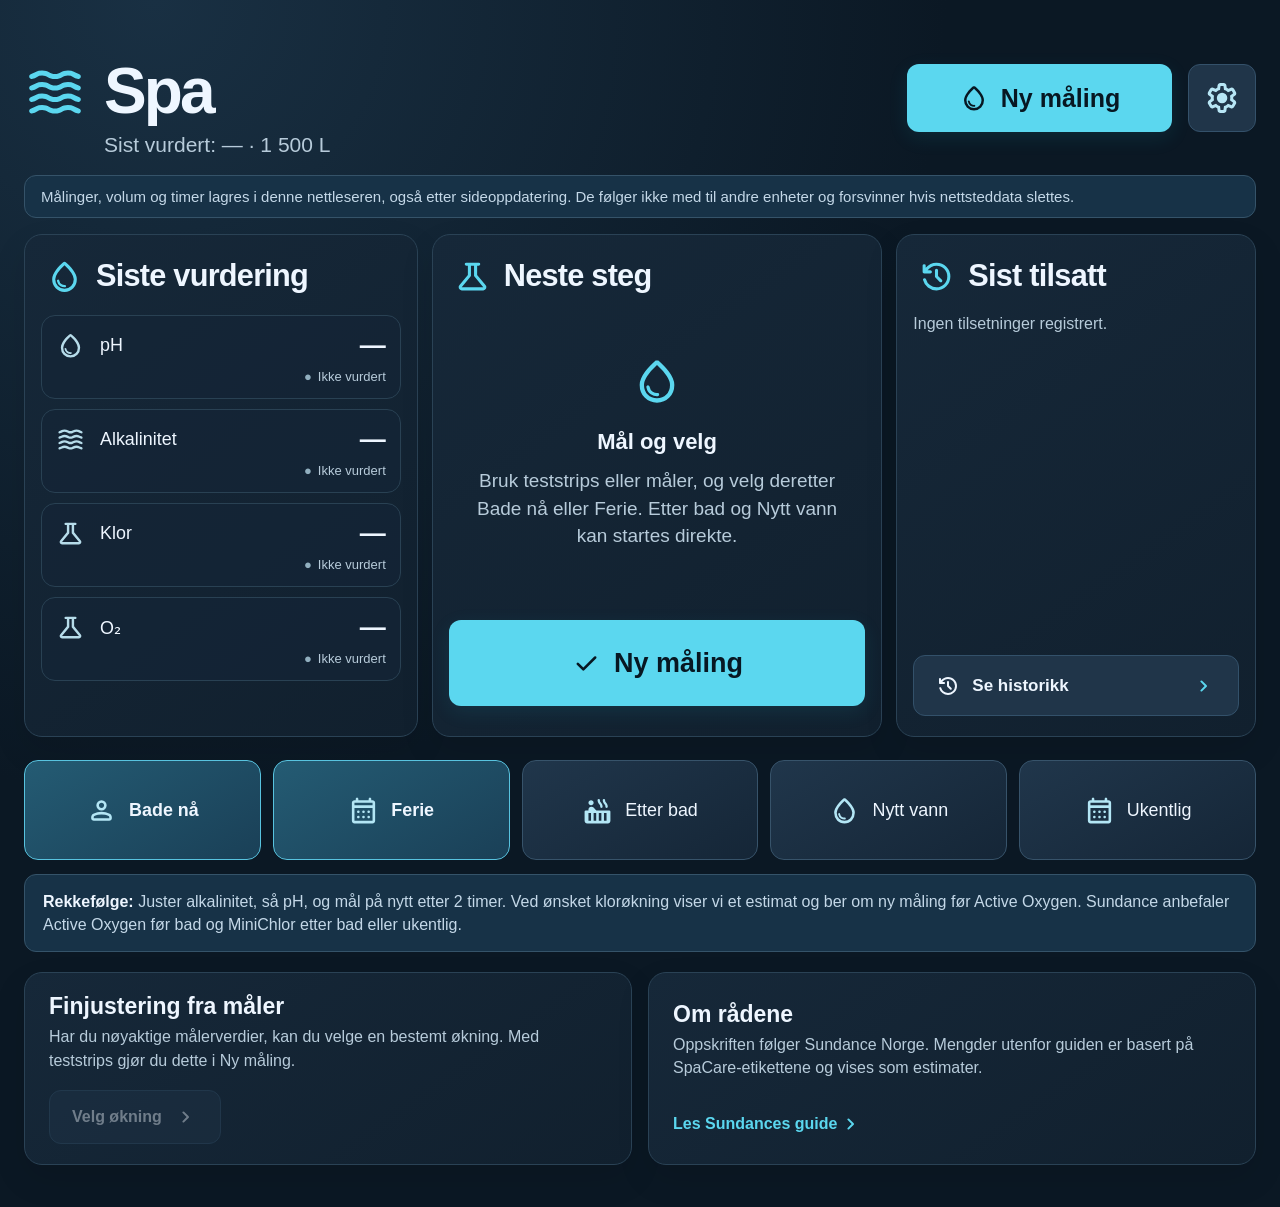
<file: docs/index.html>
<!doctype html>
<html lang="nb">
<head>
  <meta charset="utf-8">
  <meta name="viewport" content="width=device-width, initial-scale=1">
  <meta name="theme-color" content="#0e1b27">
  <title>Spa-hjelp</title>
  <link rel="icon" type="image/svg+xml" href="static/icons/hot_tub.svg">
  <link rel="stylesheet" href="static/style.css">
  <script src="static/pages-config.js" defer></script>
  <script src="static/pages-api.js" defer></script>
  <script src="static/app.js" defer></script>
</head>
<body>
  <main class="spa-app">
    <header class="app-header">
      <div class="app-title-wrap">
        <div class="app-title-line"><span class="icon icon-waves title-icon" aria-hidden="true"></span><h1>Spa</h1></div>
        <p id="last-measured" class="app-subtitle">Sist målt: —</p>
      </div>
      <div class="header-actions">
        <button id="new-measurement" class="button button-primary button-header" type="button">
          <span class="icon icon-water" aria-hidden="true"></span>Ny måling
        </button>
        <button id="settings-open" class="button button-icon" type="button" aria-label="Innstillinger" title="Innstillinger">
          <span class="icon icon-settings" aria-hidden="true"></span>
        </button>
      </div>
    </header>

    <p class="pages-note">Målinger, volum og timer lagres i denne nettleseren, også etter sideoppdatering. De følger ikke med til andre enheter og forsvinner hvis nettsteddata slettes.</p>
    <div class="top-grid">
      <section class="panel water-panel" aria-labelledby="water-heading">
        <h2 id="water-heading" class="panel-title"><span class="icon icon-water" aria-hidden="true"></span>Siste vurdering</h2>
        <div class="reading-list">
          <div class="reading-row"><span class="icon icon-water reading-icon" aria-hidden="true"></span><span>pH</span><strong id="ph-value">—</strong><span id="ph-meta" class="reading-meta">Ikke målt</span></div>
          <div class="reading-row"><span class="icon icon-waves reading-icon" aria-hidden="true"></span><span>Alkalinitet</span><strong id="alkalinity-value">—</strong><span id="alkalinity-meta" class="reading-meta">Ikke målt</span></div>
          <div class="reading-row"><span class="icon icon-science reading-icon" aria-hidden="true"></span><span>Klor</span><strong id="chlorine-value">—</strong><span id="chlorine-meta" class="reading-meta">Ikke målt</span></div>
          <div class="reading-row"><span class="icon icon-science reading-icon" aria-hidden="true"></span><span>O₂</span><strong id="oxygen-value">—</strong><span id="oxygen-meta" class="reading-meta">Ikke målt</span></div>
        </div>
      </section>

      <section class="panel next-panel" aria-labelledby="next-heading">
        <h2 id="next-heading" class="panel-title"><span class="icon icon-science" aria-hidden="true"></span>Neste steg</h2>
        <div id="next-content" class="next-content" aria-live="polite">
          <div class="empty-step"><p>Velg en rutine eller registrer en måling.</p></div>
        </div>
        <button id="confirm-step" class="button button-primary button-confirm" type="button" disabled>
          <span class="icon icon-check" aria-hidden="true"></span><span id="confirm-label">Jeg har tilsatt</span>
        </button>
      </section>

      <section class="panel history-panel" aria-labelledby="history-heading">
        <h2 id="history-heading" class="panel-title"><span class="icon icon-history" aria-hidden="true"></span>Sist tilsatt</h2>
        <div id="last-additions" class="history-list"><p class="muted">Ingen tilsetninger registrert.</p></div>
        <button id="history-open" class="button button-secondary history-button" type="button">
          <span class="icon icon-history" aria-hidden="true"></span>Se historikk<span class="icon icon-chevron" aria-hidden="true"></span>
        </button>
      </section>
    </div>

    <section id="cover-banner" class="cover-banner" aria-live="polite" hidden>
      <span class="icon icon-timer cover-icon" aria-hidden="true"></span>
      <div class="cover-copy"><strong id="cover-title">Hold lokket åpent</strong><p>Når timeren er ferdig kan lokket lukkes. Dette sier ikke om vannet er klart for bading.</p></div>
    </section>

    <nav class="mode-grid" aria-label="Vannpleierutiner">
      <button type="button" data-mode="before_bath" class="mode-button mode-primary"><span class="icon icon-person" aria-hidden="true"></span>Bade nå</button>
      <button type="button" data-mode="holiday" class="mode-button mode-primary"><span class="icon icon-calendar" aria-hidden="true"></span>Ferie</button>
      <button type="button" data-mode="after_bath" class="mode-button"><span class="icon icon-hot-tub" aria-hidden="true"></span>Etter bad</button>
      <button type="button" data-mode="new_water" class="mode-button"><span class="icon icon-water" aria-hidden="true"></span>Nytt vann</button>
      <button type="button" data-mode="weekly" class="mode-button"><span class="icon icon-calendar" aria-hidden="true"></span>Ukentlig</button>
    </nav>

    <p class="care-order"><strong>Rekkefølge:</strong> Juster alkalinitet, så pH, og mål på nytt etter 2 timer. Ved ønsket klorøkning viser vi et estimat og ber om ny måling før Active Oxygen. Sundance anbefaler Active Oxygen før bad og MiniChlor etter bad eller ukentlig.</p>

    <div class="lower-grid">
      <section class="panel utility-panel">
        <div><h2>Finjustering fra måler</h2><p>Har du nøyaktige målerverdier, kan du velge en bestemt økning. Med teststrips gjør du dette i Ny måling.</p></div>
        <button id="adjust-open" class="button button-secondary" type="button">Velg økning <span class="icon icon-chevron" aria-hidden="true"></span></button>
      </section>
      <section class="panel utility-panel">
        <div><h2>Om rådene</h2><p>Oppskriften følger Sundance Norge. Mengder utenfor guiden er basert på SpaCare-etikettene og vises som estimater.</p></div>
        <a class="text-link" href="https://www.sundance.no/vannpleie-med-sunpurity-og-active-oxygen/" target="_blank" rel="noopener">Les Sundances guide <span class="icon icon-chevron" aria-hidden="true"></span></a>
      </section>
    </div>
  </main>

  <dialog id="measurement-dialog" class="app-dialog">
    <form id="measurement-form" class="dialog-form">
      <div class="dialog-head"><h2>Ny måling</h2><button type="button" class="dialog-close" aria-label="Lukk"><span class="icon icon-close" aria-hidden="true"></span></button></div>
      <fieldset class="method-choice"><legend>Hvordan målte du?</legend>
        <label><input type="radio" name="method" value="strip" checked> Teststrips</label>
        <label><input type="radio" name="method" value="machine"> Måler</label>
      </fieldset>
      <div id="strip-fields" class="measurement-fields">
        <p>Velg hvor mye hver verdi bør endres ut fra fargene på stripsen. Velg <strong>Øk</strong> eller <strong>Senk</strong>; skriv 0 for ingen endring. Dette er ikke eksakte målinger.</p>
        <div class="strip-control"><span>Alkalinitet, ønsket endring (mg/L)</span><div class="strip-entry"><select name="strip_alkalinity_mg_l_direction" aria-label="Retning for alkalinitet"><option value="1">Øk</option><option value="-1">Senk</option></select><input name="strip_alkalinity_mg_l" aria-label="Endring i alkalinitet" type="number" min="0" step="any" inputmode="decimal" value="0"></div><small>For eksempel 10 når du vil øke med 10 mg/L.</small></div>
        <div class="strip-control"><span>pH, ønsket endring</span><div class="strip-entry"><select name="strip_ph_direction" aria-label="Retning for pH"><option value="1">Øk</option><option value="-1">Senk</option></select><input name="strip_ph" aria-label="Endring i pH" type="number" min="0" step="any" inputmode="decimal" value="0"></div><small>For eksempel 0,25 når du vil senke pH med 0,25.</small></div>
        <div class="strip-control"><span>Klor, ønsket endring (mg/L)</span><div class="strip-entry"><select name="strip_chlorine_mg_l_direction" aria-label="Retning for klor"><option value="1">Øk</option><option value="-1">Senk</option></select><input name="strip_chlorine_mg_l" aria-label="Endring i klor" type="number" min="0" step="any" inputmode="decimal" value="0"></div><small>Velg Senk hvis klor virker for høyt.</small></div>
        <div class="strip-control"><span>O₂, ønsket endring (mg/L)</span><div class="strip-entry"><select name="strip_active_oxygen_mg_l_direction" aria-label="Retning for O₂"><option value="1">Øk</option><option value="-1">Senk</option></select><input name="strip_active_oxygen_mg_l" aria-label="Endring i O₂" type="number" min="0" step="any" inputmode="decimal" value="0"></div><small>Ønsket O₂-økning kan ikke regnes direkte om til skjeer.</small></div>
      </div>
      <div id="machine-fields" class="measurement-fields" hidden>
        <p>Skriv inn de nøyaktige verdiene fra måleren. Den måler klor, alkalinitet og pH, men ikke O₂.</p>
        <label>Alkalinitet (mg/L)<input name="alkalinity_mg_l" type="number" min="0" step="any" inputmode="decimal" placeholder="f.eks. 100"></label>
        <label>pH<input name="ph" type="number" min="0" step="any" inputmode="decimal" placeholder="f.eks. 7,25"></label>
        <label>Fritt klor (mg/L)<input name="chlorine_mg_l" type="number" min="0" step="any" inputmode="decimal" placeholder="f.eks. 0,25"></label>
      </div>
      <button type="submit" class="button button-primary">Lagre vurdering</button>
    </form>
  </dialog>

  <dialog id="settings-dialog" class="app-dialog">
    <form id="settings-form" class="dialog-form">
      <div class="dialog-head"><h2>Innstillinger</h2><button type="button" class="dialog-close" aria-label="Lukk"><span class="icon icon-close" aria-hidden="true"></span></button></div>
      <p>Oppgi badets vannvolum og størrelsen på hver måleskje. Flytende produkter vises også i ml.</p>
      <label>Bassengvolum (liter) <input name="volume_liters" type="number" min="0" step="any" required value="1500"></label>
      <h3>Måleskje per produkt</h3>
      <div id="scoop-fields" class="scoop-fields"></div>
      <button type="submit" class="button button-primary">Lagre innstillinger</button>
    </form>
  </dialog>

  <dialog id="bathers-dialog" class="app-dialog small-dialog">
    <form id="bathers-form" class="dialog-form">
      <div class="dialog-head"><h2>Bade nå</h2><button type="button" class="dialog-close" aria-label="Lukk"><span class="icon icon-close" aria-hidden="true"></span></button></div>
      <label>Hvor mange skal bade? <input name="bathers" type="number" min="1" max="20" step="1" value="1" required></label>
      <button type="submit" class="button button-primary">Vis neste steg</button>
    </form>
  </dialog>

  <dialog id="holiday-dialog" class="app-dialog small-dialog">
    <form id="holiday-form" class="dialog-form">
      <div class="dialog-head"><h2>Feriemodus</h2><button type="button" class="dialog-close" aria-label="Lukk"><span class="icon icon-close" aria-hidden="true"></span></button></div>
      <p>Sundance bruker samme kjemikalierutine ved lengre fravær, uansett antall dager.</p>
      <label>Avreise <input name="departure_date" type="date" required></label>
      <label>Hjemkomst <input name="return_date" type="date" required></label>
      <button type="submit" class="button button-primary">Start ferieveiviser</button>
    </form>
  </dialog>

  <dialog id="adjust-dialog" class="app-dialog">
    <form id="adjust-form" class="dialog-form">
      <div class="dialog-head"><h2>Ønsket økning</h2><button type="button" class="dialog-close" aria-label="Lukk"><span class="icon icon-close" aria-hidden="true"></span></button></div>
      <p>Skriv økningen fra siste måling. La felt stå tomt hvis verdien ikke skal økes. Alkalinitet og pH kontrolleres alltid først.</p>
      <div class="adjust-grid">
        <label>Alkalinitet + (mg/L)<small id="adjust-current-alkalinity">Sist målt: —</small><input name="alkalinity_mg_l" type="number" min="0" step="any" inputmode="decimal" placeholder="f.eks. 10,25"></label>
        <label>pH +<small id="adjust-current-ph">Sist målt: —</small><input name="ph" type="number" min="0" step="any" inputmode="decimal" placeholder="f.eks. 0,25"></label>
        <label>Klor + (mg/L)<small id="adjust-current-chlorine">Sist målt: —</small><input name="chlorine_mg_l" type="number" min="0" step="any" inputmode="decimal" placeholder="f.eks. 0,25"></label>
        <label>O₂ + (mg/L)<small id="adjust-current-oxygen">Sist målt: —</small><input name="active_oxygen_mg_l" type="number" min="0" step="any" inputmode="decimal" placeholder="f.eks. 2,25"></label>
      </div>
      <p class="adjust-note">O₂ kan ikke beregnes direkte fra ønsket mg/L-økning. Veiviseren viser Sundances dose før bad og ber om ny måling.</p>
      <button type="submit" class="button button-primary">Start justering</button>
    </form>
  </dialog>

  <dialog id="history-dialog" class="app-dialog history-dialog">
    <div class="dialog-form"><div class="dialog-head"><h2>Tilsetningshistorikk</h2><button type="button" class="dialog-close" aria-label="Lukk"><span class="icon icon-close" aria-hidden="true"></span></button></div><div id="history-full" class="history-full"></div></div>
  </dialog>

  <div id="toast" class="toast" role="status" aria-live="polite" hidden></div>
</body>
</html>
</file>
<file: docs/static/style.css>
:root {
  color-scheme: dark;
  --bg: #0b1824;
  --surface: #142433;
  --surface-2: #1b3042;
  --border: #2a4255;
  --text: #eef6ff;
  --muted: #b7cbda;
  --cyan: #5bd7ef;
  --cyan-strong: #39c8eb;
  --orange: #cb5e0c;
  --red: #ff707b;
  font-family: -apple-system, BlinkMacSystemFont, "Segoe UI", Roboto, Helvetica, Arial, sans-serif;
  font-synthesis: none;
}

* { box-sizing: border-box; }
html { background: var(--bg); }
body { margin: 0; min-width: 320px; background: radial-gradient(circle at 12% 0%, #193043 0, var(--bg) 48%); color: var(--text); }
button, input { font: inherit; }
button { cursor: pointer; }
button:disabled { cursor: not-allowed; opacity: .42; }
a { color: inherit; }
:focus-visible { outline: 3px solid var(--cyan); outline-offset: 3px; }
[hidden] { display: none !important; }

.icon { display: inline-block; flex: none; width: 24px; height: 24px; background: currentColor; -webkit-mask: var(--icon) center / contain no-repeat; mask: var(--icon) center / contain no-repeat; }
.icon-water { --icon: url('icons/water_drop.svg'); }
.icon-waves { --icon: url('icons/waves.svg'); }
.icon-science { --icon: url('icons/science.svg'); }
.icon-history { --icon: url('icons/history.svg'); }
.icon-calendar { --icon: url('icons/calendar_month.svg'); }
.icon-person { --icon: url('icons/person.svg'); }
.icon-hot-tub { --icon: url('icons/hot_tub.svg'); }
.icon-settings { --icon: url('icons/settings.svg'); }
.icon-check { --icon: url('icons/check.svg'); }
.icon-timer { --icon: url('icons/timer.svg'); }
.icon-warning { --icon: url('icons/warning.svg'); }
.icon-chevron { --icon: url('icons/chevron_right.svg'); }
.icon-close { --icon: url('icons/close.svg'); }
.icon-product { --icon: url('icons/medication_liquid.svg'); }

.spa-app { max-width: 1550px; margin: 0 auto; padding: 57px 24px 42px; }
.app-header { display: flex; align-items: flex-start; justify-content: space-between; gap: 24px; margin-bottom: 18px; }
.app-title-line { display: flex; align-items: center; gap: 18px; }
.title-icon { width: 62px; height: 62px; color: var(--cyan); }
h1, h2, h3, p { margin-top: 0; }
h1 { font-size: clamp(46px, 5vw, 68px); line-height: 1.08; letter-spacing: -.045em; margin: 0; font-weight: 750; }
.app-subtitle { margin: 7px 0 0 80px; color: var(--muted); font-size: 21px; }
.header-actions { display: flex; gap: 16px; align-items: center; padding-top: 7px; }
.button { min-height: 54px; padding: 12px 22px; display: inline-flex; align-items: center; justify-content: center; gap: 12px; border-radius: 12px; border: 1px solid transparent; font-weight: 700; text-decoration: none; transition: background .15s ease, border-color .15s ease, transform .15s ease; }
.button:hover:not(:disabled), .mode-button:hover { transform: translateY(-1px); }
.button-primary { color: #071722; background: var(--cyan); box-shadow: 0 6px 20px #1cb5d51c; }
.button-primary:hover:not(:disabled) { background: #83e8fb; }
.button-secondary { color: var(--text); background: #203549; border-color: #33516a; }
.button-secondary:hover:not(:disabled) { background: #29465e; }
.button-icon { width: 68px; min-width: 68px; height: 68px; padding: 0; color: #b7e6f5; background: #203549; border-color: #34516a; }
.button-icon .icon { width: 36px; height: 36px; }
.button-header { min-height: 68px; min-width: 265px; font-size: 25px; }
.button-header .icon { width: 30px; height: 30px; }

.top-grid { display: grid; grid-template-columns: 1.04fr 1.19fr .95fr; gap: 14px; align-items: stretch; }
.pages-note { margin: 0 0 16px; padding: 12px 16px; border: 1px solid #355369; border-radius: 12px; color: #c4d8e8; background: #173247; font-size: 15px; }
.panel { background: linear-gradient(145deg, #162839, #11202e); border: 1px solid var(--border); border-radius: 18px; box-shadow: 0 14px 34px #00000019; }
.top-grid > .panel { min-height: 503px; padding: 23px 16px 20px; }
.panel-title { display: flex; align-items: center; gap: 13px; margin: 0 0 20px; padding: 0 5px; font-size: clamp(25px, 2.4vw, 34px); line-height: 1.18; letter-spacing: -.025em; font-weight: 700; }
.panel-title .icon { width: 37px; height: 37px; color: var(--cyan); }
.reading-list { display: grid; gap: 10px; }
.reading-row { display: grid; grid-template-columns: 35px minmax(0,1fr) auto; align-items: center; column-gap: 9px; row-gap: 2px; min-height: 84px; padding: 11px 14px; border: 1px solid #294153; background: #142536b8; border-radius: 14px; font-size: clamp(16px, 1.4vw, 21px); }
.reading-icon { width: 29px; height: 29px; color: #b6dcea; }
.reading-row strong { font-size: 26px; font-weight: 650; white-space: nowrap; }
.reading-meta { grid-column: 2 / -1; justify-self: end; color: var(--muted); font-size: 13px; white-space: nowrap; }
.reading-meta:not(:empty)::before { content: '●'; color: #91afbf; font-size: 13px; margin-right: 6px; }
.next-panel, .history-panel { display: flex; flex-direction: column; }
.top-grid > .next-panel { padding-bottom: 30px; }
.next-content { flex: 1; display: flex; flex-direction: column; justify-content: center; min-height: 275px; padding: 0 12px 12px; }
.step-product { display: flex; align-items: center; justify-content: center; gap: 24px; margin: 10px 0 12px; }
.step-product .icon { width: 80px; height: 80px; color: #6bd8f1; }
.product-image { width: 112px; height: 112px; object-fit: contain; flex: none; }
.step-product-name { font-size: clamp(20px, 2vw, 27px); line-height: 1.2; font-weight: 690; }
.step-product-label { display: block; margin-top: 4px; color: var(--muted); font-size: 17px; font-weight: 400; }
.step-amount { color: var(--cyan); font-size: clamp(34px, 3.9vw, 52px); text-align: center; font-weight: 760; line-height: 1.1; letter-spacing: -.035em; margin: 6px 0; }
.step-volume { color: #b6dce8; text-align: center; font-size: 17px; }
.step-description, .step-instruction { color: var(--muted); text-align: center; line-height: 1.45; margin: 9px 0 0; font-size: 16px; }
.step-warning { color: #ffd08b; text-align: center; line-height: 1.35; margin-top: 8px; font-size: 14px; }
.step-source { display: inline-block; margin: 12px auto 0; color: #8bdff3; font-size: 14px; }
.empty-step { margin: auto; text-align: center; color: var(--muted); font-size: 19px; line-height: 1.45; }
.empty-step .icon { width: 52px; height: 52px; color: var(--cyan); margin-bottom: 12px; }
.empty-step h3 { color: var(--text); font-size: 22px; margin-bottom: 9px; }
.wait-countdown { color: var(--cyan); font-size: 36px; font-weight: 700; margin-top: 13px; }
.button-confirm { width: 100%; min-height: 86px; font-size: 27px; }
.button-confirm .icon { width: 31px; height: 31px; }
.history-list { flex: 1; display: grid; align-content: start; gap: 8px; }
.history-item { min-height: 100px; display: flex; gap: 14px; align-items: center; border: 1px solid #294153; background: #142536b8; border-radius: 13px; padding: 10px 12px; }
.history-item .icon { color: #c2e4ed; width: 35px; height: 35px; }
.history-product-image { width: 55px; height: 55px; object-fit: contain; flex: none; }
.history-main { min-width: 0; flex: 1; }
.history-main strong { display: block; font-size: 17px; overflow: hidden; text-overflow: ellipsis; white-space: nowrap; }
.history-main small { display: block; color: var(--muted); margin-top: 4px; font-size: 14px; }
.history-item time { color: var(--muted); font-size: 13px; white-space: nowrap; }
.history-button { width: 100%; min-height: 61px; margin-top: 8px; justify-content: flex-start; font-size: 17px; }
.history-button .icon:last-child { margin-left: auto; color: var(--cyan); }
.muted { color: var(--muted); }

.cover-banner { display: flex; align-items: center; gap: 26px; margin-top: 19px; padding: 27px 30px; min-height: 142px; background: linear-gradient(90deg, #c65508, #cf650f); border: 1px solid #df7520; border-radius: 16px; }
.cover-icon { width: 62px; height: 62px; color: #fff0da; }
.cover-copy { border-left: 1px solid #f1a75b; padding-left: 30px; }
.cover-copy strong { font-size: clamp(24px, 3vw, 38px); line-height: 1.1; }
.cover-copy p { color: #ffe1c4; margin: 7px 0 0; font-size: 17px; }
.mode-grid { display: grid; grid-template-columns: repeat(5, minmax(0, 1fr)); gap: 12px; margin-top: 23px; }
.mode-button { display: flex; justify-content: center; align-items: center; gap: 12px; min-height: 100px; border: 1px solid #37536a; border-radius: 14px; color: var(--text); background: linear-gradient(150deg, #20364b, #152637); font-size: clamp(15px, 1.4vw, 21px); white-space: nowrap; transition: .15s ease; }
.mode-button .icon { color: #b3e6f5; width: 31px; height: 31px; }
.mode-primary { border-color: #58c3df; background: linear-gradient(150deg, #245b73, #1a4057); font-weight: 700; }
.mode-button[aria-current="true"] { border-color: var(--cyan); background: #24536b; }
.care-order { margin: 14px 0 0; padding: 15px 18px; border: 1px solid #355369; border-radius: 12px; background: #173247; color: #c4d8e8; line-height: 1.45; }
.care-order strong { color: var(--text); }
.lower-grid { display: grid; grid-template-columns: repeat(2, minmax(0, 1fr)); gap: 16px; margin-top: 20px; }
.utility-panel { display: flex; flex-wrap: wrap; align-items: center; justify-content: space-between; gap: 18px; padding: 20px 24px; }
.utility-panel h2 { font-size: 23px; margin-bottom: 5px; }
.utility-panel p { margin: 0; max-width: 550px; color: var(--muted); line-height: 1.45; }
.utility-panel .button { white-space: nowrap; }
.text-link { color: var(--cyan); font-weight: 650; white-space: nowrap; display: inline-flex; align-items: center; text-decoration: none; gap: 2px; }

.app-dialog { width: min(94vw, 590px); max-height: min(90vh, 840px); padding: 0; overflow: hidden; border: 1px solid #3d6379; border-radius: 18px; background: #17293a; color: var(--text); box-shadow: 0 30px 90px #000a; }
.app-dialog::backdrop { background: #03101acc; }
.small-dialog { width: min(94vw, 480px); }
.history-dialog { width: min(94vw, 660px); }
.dialog-form { display: grid; gap: 16px; padding: 24px; overflow-y: auto; max-height: 90vh; }
.dialog-head { display: flex; justify-content: space-between; align-items: center; gap: 12px; }
.dialog-head h2 { font-size: 30px; margin: 0; }
.dialog-head .dialog-close { background: transparent; color: var(--muted); border: 0; width: 40px; height: 40px; }
.dialog-form > p { color: var(--muted); margin: 0; line-height: 1.45; }
.dialog-form label { display: grid; gap: 7px; color: var(--text); font-weight: 600; }
.dialog-form label small { color: var(--muted); font-size: 13px; font-weight: 400; }
.dialog-form input { width: 100%; min-height: 50px; border-radius: 10px; border: 1px solid #45647a; color: var(--text); background: #0f1f2d; padding: 10px 12px; }
.dialog-form select { width: 100%; min-height: 50px; border-radius: 10px; border: 1px solid #45647a; color: var(--text); background: #0f1f2d; padding: 10px 12px; }
.dialog-form input:focus, .dialog-form select:focus { border-color: var(--cyan); }
.method-choice { display: flex; flex-wrap: wrap; gap: 10px; border: 0; padding: 0; margin: 0; }
.method-choice legend { margin-bottom: 10px; font-weight: 700; }
.dialog-form .method-choice label { display: flex; align-items: center; gap: 10px; padding: 10px 14px; border: 1px solid #45647a; border-radius: 10px; background: #0f1f2d; }
.method-choice input { width: auto; min-height: auto; accent-color: var(--cyan); }
.measurement-fields { display: grid; gap: 14px; }
.measurement-fields p { margin: 0; color: var(--muted); line-height: 1.45; }
.strip-control { display: grid; gap: 7px; font-weight: 600; }
.strip-control small { color: var(--muted); font-size: 13px; font-weight: 400; }
.strip-entry { display: grid; grid-template-columns: 112px minmax(0, 1fr); gap: 8px; }
.dialog-form h3 { margin: 4px 0 0; font-size: 20px; }
.scoop-fields { display: grid; grid-template-columns: repeat(2, minmax(0,1fr)); gap: 12px; }
.adjust-grid { display: grid; grid-template-columns: repeat(2, minmax(0,1fr)); gap: 14px; }
.dialog-form .adjust-note { font-size: 14px; }
.scoop-fields label { font-size: 14px; }
.estimate-result { border: 1px solid #386178; padding: 18px; border-radius: 12px; background: #0e2332; line-height: 1.45; }
.estimate-result strong { font-size: 23px; color: var(--cyan); }
.estimate-result p { margin: 8px 0 0; color: var(--muted); }
.estimate-result .warning { color: #ffd08b; }
.history-full { display: grid; gap: 9px; max-height: 60vh; overflow-y: auto; }
.toast { position: fixed; bottom: 22px; right: 22px; z-index: 10; max-width: 430px; border: 1px solid #4785a0; border-radius: 12px; padding: 14px 18px; background: #1c3c4d; box-shadow: 0 14px 40px #0008; }
.toast.error { border-color: #dc6d65; background: #5a272b; }

.card-body { background: transparent; }
.ha-spa-card { position: relative; isolation: isolate; display: flex; flex-direction: column; width: 100%; min-height: 420px; padding: 27px; border: 1px solid #2b6c8a; border-radius: 18px; overflow: hidden; background: #122737 url('spa-evening.png') center 53% / cover no-repeat; box-shadow: inset 0 0 0 1px #41b9d226; }
.ha-spa-card::before { content: ''; position: absolute; z-index: -1; inset: 0; background: linear-gradient(90deg, #081b2ce8 0%, #092233ad 45%, #06182794 100%); }
.card-heading { display: flex; align-items: center; gap: 14px; }
.card-heading .icon { width: 47px; height: 47px; color: var(--cyan); }
.card-heading h1 { font-size: 40px; letter-spacing: -.04em; }
.card-label { color: #d1deeb; margin: 20px 0 6px; font-size: 18px; }
.card-status { align-self: flex-start; color: #ff7981; border: 1px solid #d95665; border-radius: 11px; background: #3c1d2bca; padding: 9px 15px; font-size: 19px; font-weight: 720; margin: 0; }
.card-status.has-measurement { color: #c8edfa; border-color: #428ba6; background: #173c51d9; }
.card-cover { position: absolute; right: 30px; top: 52px; width: 175px; height: 175px; display: grid; align-content: center; justify-items: center; text-align: center; gap: 2px; border: 8px solid #fa6670; border-radius: 50%; background: #102130e8; color: #ff9296; font-size: 16px; }
.card-cover .icon { width: 42px; height: 42px; }
.card-cover strong { display: inline-block; font-size: 30px; margin-top: 4px; }
.card-readings { margin-top: auto; display: grid; grid-template-columns: repeat(4, minmax(0,1fr)); gap: 10px; width: 100%; }
.card-readings > div { display: grid; gap: 6px; padding: 13px 16px; border: 1px solid #355369; border-radius: 12px; background: #172d3fdb; color: #c4d8e8; }
.card-readings strong { color: white; font-size: 24px; }
.card-footer { display: grid; grid-template-columns: 1fr 1fr; gap: 11px; margin-top: 11px; }
.card-footer p, .card-footer a { min-height: 60px; margin: 0; border: 1px solid #355369; border-radius: 12px; padding: 11px 18px; display: flex; align-items: center; gap: 10px; background: #172d3fe8; text-decoration: none; font-size: 18px; }
.card-footer p { flex-wrap: wrap; color: #c4d8e8; }
.card-footer strong { color: white; font-weight: 600; }
.card-footer a { justify-content: center; background: var(--cyan); color: #0b1c27; font-weight: 720; }
.card-footer a .icon { margin-left: auto; }

@media (max-width: 1180px) {
  .spa-app { padding: 22px; }
  .top-grid { grid-template-columns: 1fr 1fr; }
  .history-panel { grid-column: 1 / -1; min-height: unset !important; }
  .history-list { grid-template-columns: repeat(3, minmax(0,1fr)); }
  .history-item time { display: none; }
  .mode-button { min-height: 78px; }
  .lower-grid { grid-template-columns: 1fr; }
}
@media (max-width: 740px) {
  .spa-app { padding: 16px; }
  .app-header { align-items: center; }
  .title-icon { width: 43px; height: 43px; }
  .app-title-line { gap: 10px; }
  h1 { font-size: 43px; }
  .app-subtitle { margin-left: 53px; font-size: 14px; }
  .header-actions { gap: 8px; }
  .button-header { min-width: 0; min-height: 52px; font-size: 0; padding: 9px 13px; }
  .button-header .icon { width: 29px; height: 29px; }
  .button-icon { min-width: 52px; width: 52px; height: 52px; }
  .button-icon .icon { width: 28px; height: 28px; }
  .top-grid { grid-template-columns: 1fr; }
  .top-grid > .panel { min-height: unset; padding: 18px 14px; }
  .panel-title { font-size: 26px; margin-bottom: 15px; }
  .panel-title .icon { width: 30px; height: 30px; }
  .reading-list { gap: 8px; }
  .reading-row { min-height: 65px; }
  .next-content { min-height: 210px; }
  .history-panel { grid-column: auto; }
  .history-list { grid-template-columns: 1fr; }
  .history-item:nth-child(n+3) { display: none; }
  .cover-banner { gap: 14px; padding: 17px; min-height: 90px; }
  .cover-icon { width: 37px; height: 37px; }
  .cover-copy { padding-left: 14px; }
  .cover-copy strong { font-size: 24px; }
  .cover-copy p { font-size: 13px; }
  .mode-grid { grid-template-columns: repeat(2, minmax(0,1fr)); gap: 9px; }
  .mode-button { min-height: 68px; font-size: 17px; }
  .mode-button .icon { width: 24px; height: 24px; }
  .scoop-fields { grid-template-columns: 1fr; }
  .adjust-grid { grid-template-columns: 1fr; }
  .ha-spa-card { min-height: 400px; padding: 18px; }
  .card-cover { top: 60px; right: 15px; width: 130px; height: 130px; border-width: 6px; font-size: 13px; }
  .card-cover strong { font-size: 23px; }
  .card-readings { width: 100%; }
  .card-readings > div { padding: 10px; }
  .card-readings { grid-template-columns: repeat(2, minmax(0,1fr)); }
  .card-footer a, .card-footer p { font-size: 15px; padding: 10px; }
}
@media (prefers-reduced-motion: reduce) {
  *, *::before, *::after { transition-duration: .01ms !important; animation-duration: .01ms !important; }
}
</file>
